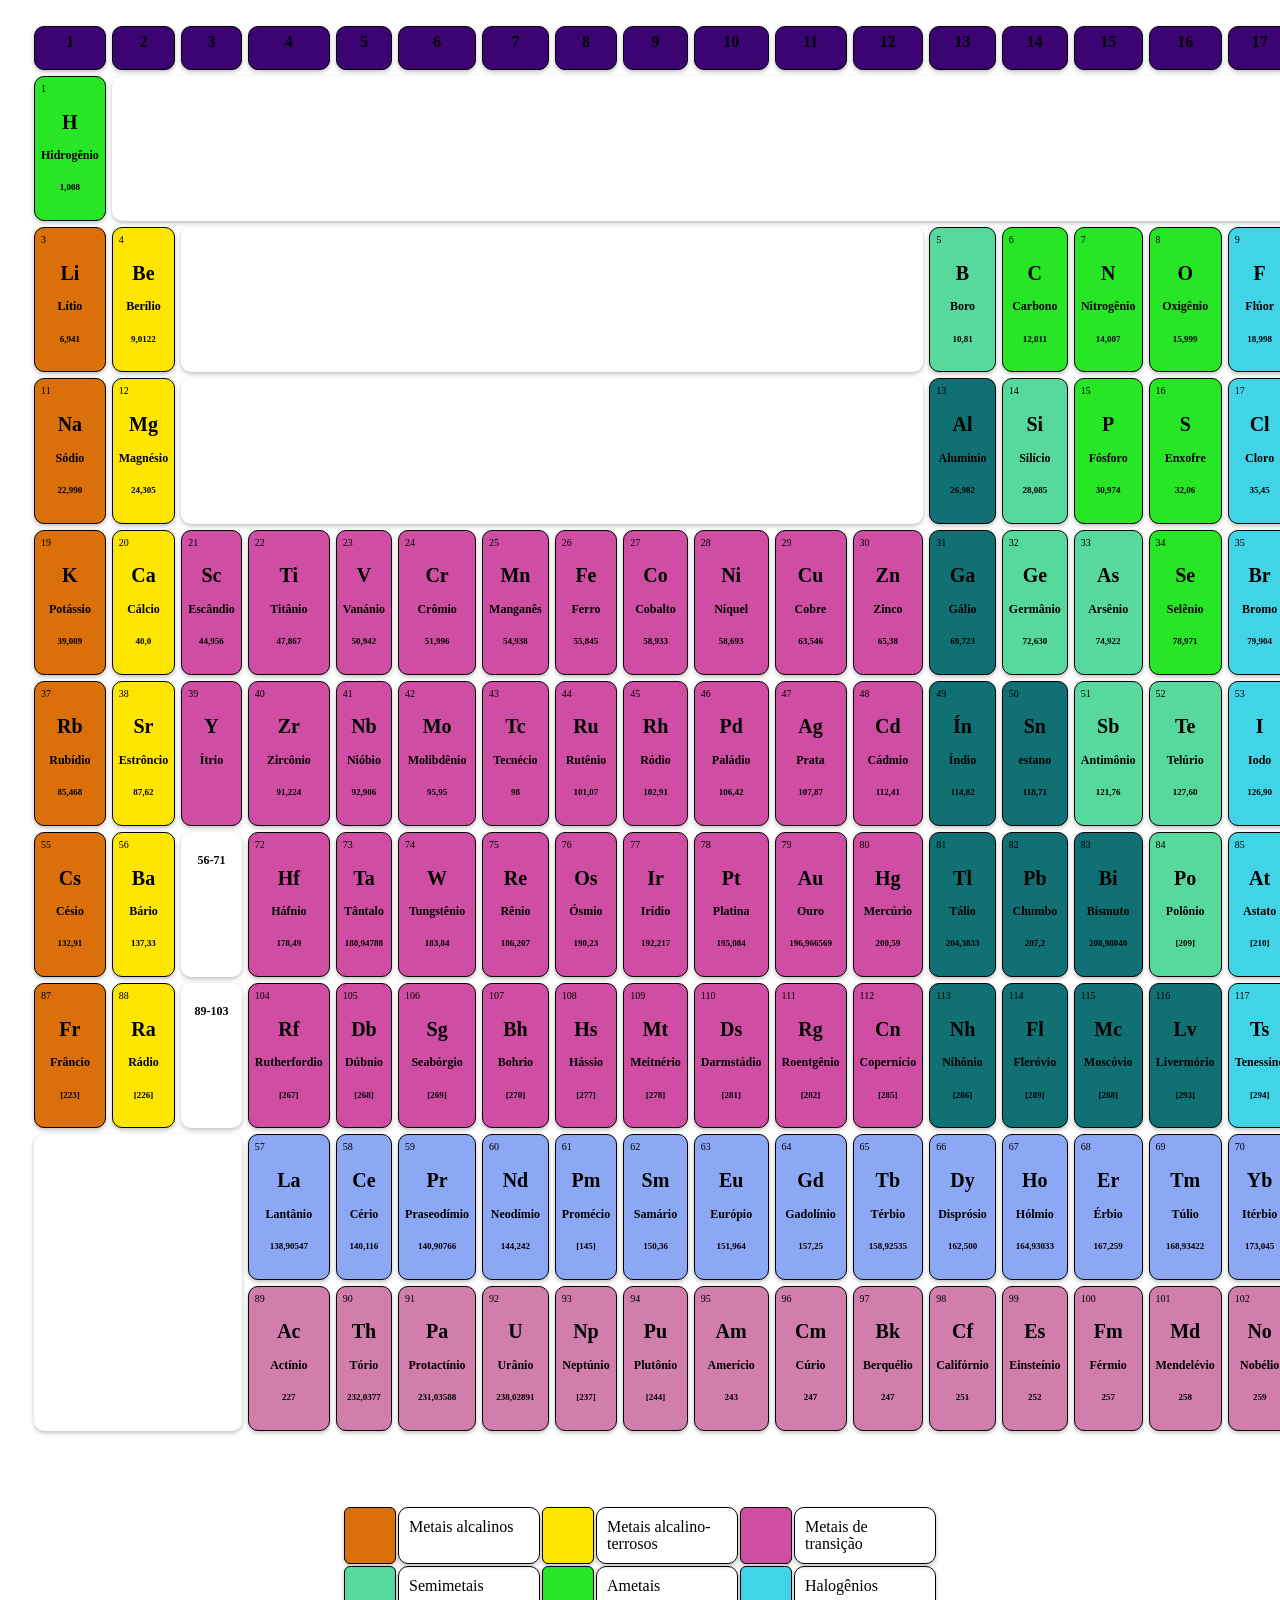
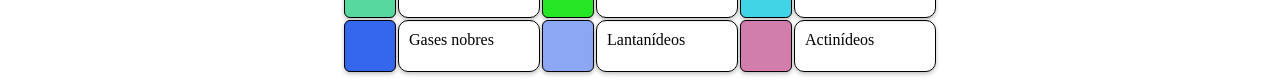
<file: index.html>
<!DOCTYPE html>
<html lang="pt-br">
<head>
    <meta charset="UTF-8">
    <meta name="viewport" content="width=device-width, initial-scale=1.0">
    <title>Documento</title>
    <link rel="stylesheet" href="Tab2.css">
</head>
<body>
    <table class="tabela">
        <tr class="grupos">
            <td>1</td>
            <td>2</td>
            <td>3</td>
            <td>4</td>
            <td>5</td>
            <td>6</td>
            <td>7</td>
            <td>8</td>
            <td>9</td>
            <td>10</td>
            <td>11</td>
            <td>12</td>
            <td>13</td>
            <td>14</td>
            <td>15</td>
            <td>16</td>
            <td>17</td>
            <td>18</td>
    </tr>
        <tr>
            
            <td class="ametal">
                <div class="numero">1</div>
                <h2 class="simbolo">H</h2>
                <h4 class="nome">Hidrogênio</h4>
                <h6 class="massa">1,008</h6>
                
            </td>
            <td class="ooo" colspan="16"></td>
            <td class="gas-nobre">
                <div class="numero">2</div>
                <h2 class="simbolo">He</h2>
                <h4 class="nome">Hélio</h4>
                <h6 class="massa">4.0026</h6>
                
            </td>
        </tr>
        <tr>
            <td class="metal-alcalino">
                <div class="numero">3</div>
                <h2 class="simbolo">Li</h2>
                <h4 class="nome">Lítio</h4>
                <h6 class="massa">6,941</h6>
                
            </td>
            <td class="metal-alcalino-terroso">
                <div class="numero">4</div>
                <h2 class="simbolo">Be</h2>
                <h4 class="nome">Berílio</h4>
                <h6 class="massa">9,0122</h6>
                
            </td>
            <td class="ooo" colspan="10"></td>
            <td class="semimetal">
                <div class="numero">5</div>
                <h2 class="simbolo">B</h2>
                <h4 class="nome">Boro</h4>
                <h6 class="massa">10,81</h6>
            
            </td>
            <td class="ametal">
                <div class="numero">6</div>
                <h2 class="simbolo">C</h2>
                <h4 class="nome">Carbono</h4>
                <h6 class="massa">12,011</h6>
                
            </td>
            <td class="ametal">
                <div class="numero">7</div>
                <h2 class="simbolo">N</h2>
                <h4 class="nome">Nitrogênio</h4>
                <h6 class="massa">14,007</h6>
                
            </td>
            <td class="ametal">
                <div class="numero">8</div>
                <h2 class="simbolo">O</h2>
                <h4 class="nome">Oxigênio</h4>
                <h6 class="massa">15,999</h6>
                
            </td>
            <td class="halogenio">
                <div class="numero">9</div>
                <h2 class="simbolo">F</h2>
                <h4 class="nome">Flúor</h4>
                <h6 class="massa">18,998</h6>
                
            </td>
            <td class="gas-nobre">
                <div class="numero">10</div>
                <h2 class="simbolo">Ne</h2>
                <h4 class="nome">Neônio</h4>
                <h6 class="massa">20,180</h6>
                
            </td>
            
        </tr>
        <tr>
            <td class="metal-alcalino">
                <div class="numero">11</div>
                <h2 class="simbolo">Na</h2>
                <h4 class="nome">Sódio</h4>
                <h6 class="massa">22,990</h6>
                
            </td>
            <td class="metal-alcalino-terroso">
                <div class="numero">12</div>
                <h2 class="simbolo">Mg</h2>
                <h4 class="nome">Magnésio</h4>
                <h6 class="massa">24,305</h6>
                
            </td>
            <td class="ooo" colspan="10"></td>
            <td class="outros-metais">
                <div class="numero">13</div>
                <h2 class="simbolo">Al</h2>
                <h4 class="nome">Aluminio</h4>
                <h6 class="massa">26,982</h6>
                
            </td>
            <td class="semimetal">
                <div class="numero">14</div>
                <h2 class="simbolo">Si</h2>
                <h4 class="nome">Silício</h4>
                <h6 class="massa">28,085</h6>
                
            </td>
            <td class="ametal">
                <div class="numero">15</div>
                <h2 class="simbolo">P</h2>
                <h4 class="nome">Fósforo</h4>
                <h6 class="massa">30,974</h6>
                
            </td>
            <td class="ametal">
                <div class="numero">16</div>
                <h2 class="simbolo">S</h2>
                <h4 class="nome">Enxofre</h4>
                <h6 class="massa">32,06</h6>
                
            </td>
            <td class="halogenio">
                <div class="numero">17</div>
                <h2 class="simbolo">Cl</h2>
                <h4 class="nome">Cloro</h4>
                <h6 class="massa">35,45</h6>
                
            </td>
            <td class="gas-nobre">
                <div class="numero">18</div>
                <h2 class="simbolo">Ar</h2>
                <h4 class="nome">Argônio</h4>
                <h6 class="massa">39,948</h6>
                
            </td>
            
        </tr>
        <tr>
            <td class="metal-alcalino">
                <div class="numero">19</div>
                <h2 class="simbolo">K</h2>
                <h4 class="nome">Potássio</h4>
                <h6 class="massa">39,089</h6>
                
            </td>
            <td class="metal-alcalino-terroso">
                <div class="numero">20</div>
                <h2 class="simbolo">Ca</h2>
                <h4 class="nome">Cálcio</h4>
                <h6 class="massa">40,0</h6>
                
            </td>
            <td class="metal-transicao">
                <div class="numero">21</div>
                <h2 class="simbolo">Sc</h2>
                <h4 class="nome">Escândio</h4>
                <h6 class="massa">44,956</h6>
                
            </td>
            <td class="metal-transicao">
                <div class="numero">22</div>
                <h2 class="simbolo">Ti</h2>
                <h4 class="nome">Titânio</h4>
                <h6 class="massa">47,867</h6>
                
            </td>
            <td class="metal-transicao">
                <div class="numero">23</div>
                <h2 class="simbolo">V</h2>
                <h4 class="nome">Vanánio</h4>
                <h6 class="massa">50,942</h6>
                
            </td>
            <td class="metal-transicao">
                <div class="numero">24</div>
                <h2 class="simbolo">Cr</h2>
                <h4 class="nome">Crômio</h4>
                <h6 class="massa">51,996</h6>
                
            </td>
            <td class="metal-transicao">
                <div class="numero">25</div>
                <h2 class="simbolo">Mn</h2>
                <h4 class="nome">Manganês</h4>
                <h6 class="massa">54,938</h6>
                
            </td>
            <td class="metal-transicao">
                <div class="numero">26</div>
                <h2 class="simbolo">Fe</h2>
                <h4 class="nome">Ferro</h4>
                <h6 class="massa">55,845</h6>
                
            </td>
            <td class="metal-transicao">
                <div class="numero">27</div>
                <h2 class="simbolo">Co</h2>
                <h4 class="nome">Cobalto</h4>
                <h6 class="massa">58,933</h6>
                
            </td>
            <td class="metal-transicao">
                <div class="numero">28</div>
                <h2 class="simbolo">Ni</h2>
                <h4 class="nome">Níquel</h4>
                <h6 class="massa">58,693</h6>
                
            </td>
            <td class="metal-transicao">
                <div class="numero">29</div>
                <h2 class="simbolo">Cu</h2>
                <h4 class="nome">Cobre</h4>
                <h6 class="massa">63,546</h6>
                
            </td>
            <td class="metal-transicao">
                <div class="numero">30</div>
                <h2 class="simbolo">Zn</h2>
                <h4 class="nome">Zinco</h4>
                <h6 class="massa">65,38</h6>
                
            </td>
            <td class="outros-metais">
                <div class="numero">31</div>
                <h2 class="simbolo">Ga</h2>
                <h4 class="nome">Gálio</h4>
                <h6 class="massa">69,723</h6>
                
            </td>
            <td class="semimetal">
                <div class="numero">32</div>
                <h2 class="simbolo">Ge</h2>
                <h4 class="nome">Germânio</h4>
                <h6 class="massa">72,630</h6>
                
            </td>
            <td class="semimetal">
                <div class="numero">33</div>
                <h2 class="simbolo">As</h2>
                <h4 class="nome">Arsênio</h4>
                <h6 class="massa">74,922</h6>
                
            </td>
            <td class="ametal">
                <div class="numero">34</div>
                <h2 class="simbolo">Se</h2>
                <h4 class="nome">Selênio</h4>
                <h6 class="massa">78,971</h6>
                
            </td>
            <td class="halogenio">
                <div class="numero">35</div>
                <h2 class="simbolo">Br</h2>
                <h4 class="nome">Bromo</h4>
                <h6 class="massa">79,904</h6>
                
            </td>
            <td class="gas-nobre">
                <div class="numero">36</div>
                <h2 class="simbolo">Kr</h2>
                <h4 class="nome">Criptônio</h4>
                <h6 class="massa">83,798</h6>
                
            </td>
        </tr>
        <tr>
            <td class="metal-alcalino">
                <div class="numero">37</div>
                <h2 class="simbolo">Rb</h2>
                <h4 class="nome">Rubídio</h4>
                <h6 class="massa">85,468</h6>
                
            </td>
            <td class="metal-alcalino-terroso">
                <div class="numero">38</div>
                <h2 class="simbolo">Sr</h2>
                <h4 class="nome">Estrôncio</h4>
                <h6 class="massa">87,62</h6>
                
            </td>
            <td class="metal-transicao">
                <div class="numero">39</div>
                <h2 class="simbolo">Y</h2>
                <h4 class="nome">Ítrio</h4>
                <h6 class="massa"></h6>
                
            </td>
            <td class="metal-transicao">
                <div class="numero">40</div>
                <h2 class="simbolo">Zr</h2>
                <h4 class="nome">Zircônio</h4>
                <h6 class="massa">91,224</h6>
                
            </td>
            <td class="metal-transicao">
                <div class="numero">41</div>
                <h2 class="simbolo">Nb</h2>
                <h4 class="nome">Nióbio</h4>
                <h6 class="massa">92,906</h6>
                
            </td>
            <td class="metal-transicao">
                <div class="numero">42</div>
                <h2 class="simbolo">Mo</h2>
                <h4 class="nome">Molibdênio</h4>
                <h6 class="massa">95,95</h6>
                
            </td>
            <td class="metal-transicao">
                <div class="numero">43</div>
                <h2 class="simbolo">Tc</h2>
                <h4 class="nome">Tecnécio</h4>
                <h6 class="massa">98</h6>
                
            </td>
            <td class="metal-transicao">
                <div class="numero">44</div>
                <h2 class="simbolo">Ru</h2>
                <h4 class="nome">Rutênio</h4>
                <h6 class="massa">101,07</h6>
                
            </td>
            <td class="metal-transicao">
                <div class="numero">45</div>
                <h2 class="simbolo">Rh</h2>
                <h4 class="nome">Ródio</h4>
                <h6 class="massa">102,91</h6>
                
            </td>
            <td class="metal-transicao">
                <div class="numero">46</div>
                <h2 class="simbolo">Pd</h2>
                <h4 class="nome">Paládio</h4>
                <h6 class="massa">106,42</h6>
                
            </td>
            <td class="metal-transicao">
                <div class="numero">47</div>
                <h2 class="simbolo">Ag</h2>
                <h4 class="nome">Prata</h4>
                <h6 class="massa">107,87</h6>
                
            </td>
            <td class="metal-transicao">
                <div class="numero">48</div>
                <h2 class="simbolo">Cd</h2>
                <h4 class="nome">Cádmio</h4>
                <h6 class="massa">112,41</h6>
                
            </td>
            <td class="outros-metais">
                <div class="numero">49</div>
                <h2 class="simbolo">Ín</h2>
                <h4 class="nome">Índio</h4>
                <h6 class="massa">114,82</h6>
                
            </td>
            <td class="outros-metais">
                <div class="numero">50</div>
                <h2 class="simbolo">Sn</h2>
                <h4 class="nome">estano</h4>
                <h6 class="massa">118,71</h6>
                
            </td>
            <td class="semimetal">
                <div class="numero">51</div>
                <h2 class="simbolo">Sb</h2>
                <h4 class="nome">Antimônio</h4>
                <h6 class="massa">121,76</h6>
                
            </td>
            <td class="semimetal">
                <div class="numero">52</div>
                <h2 class="simbolo">Te</h2>
                <h4 class="nome">Telúrio</h4>
                <h6 class="massa">127,60</h6>
                
            </td>
            <td class="halogenio">
                <div class="numero">53</div>
                <h2 class="simbolo">I</h2>
                <h4 class="nome">Iodo</h4>
                <h6 class="massa">126,90</h6>
                
            </td>
            <td class="gas-nobre">
                <div class="numero">54</div>
                <h2 class="simbolo">Xe</h2>
                <h4 class="nome">Xenônio</h4>
                <h6 class="massa">131,29</h6>
                
            </td>
        </tr>
        <tr>
            <td class="metal-alcalino">
                <div class="numero">55</div>
                <h2 class="simbolo">Cs</h2>
                <h4 class="nome">Césio</h4>
                <h6 class="massa">132,91</h6>
                
            </td>
            <td class="metal-alcalino-terroso">
                <div class="numero">56</div>    
                <h2 class="simbolo">Ba</h2>
                <h4 class="nome">Bário</h4>
                <h6 class="massa">137,33</h6>
                
            </td>
            <td class="ooo" colspan="1">
                <h4 class="nome">56-71</h4>
            </td>
            
                <td class="metal-transicao">
                <div class="numero">72</div>
                <h2 class="simbolo">Hf</h2>
                <h4 class="nome">Háfnio</h4>
                <h6 class="massa">178,49</h6>
                
            </td>
            <td class="metal-transicao">
                <div class="numero">73</div>
                <h2 class="simbolo">Ta</h2>
                <h4 class="nome">Tântalo</h4>
                <h6 class="massa">180,94788</h6>
                
            </td>
            <td class="metal-transicao">
                <div class="numero">74</div>
                <h2 class="simbolo">W</h2>
                <h4 class="nome">Tungstênio</h4>
                <h6 class="massa">183,84</h6>
                
            </td>
            <td class="metal-transicao">
                <div class="numero">75</div>
                <h2 class="simbolo">Re</h2>
                <h4 class="nome">Rênio</h4>
                <h6 class="massa">186,207</h6>
                
            </td>
            <td class="metal-transicao">
                <div class="numero">76</div>
                <h2 class="simbolo">Os</h2>
                <h4 class="nome">Ósmio</h4>
                <h6 class="massa">190,23</h6>
                
            </td>
                <td class="metal-transicao">
                <div class="numero">77</div>
                <h2 class="simbolo">Ir</h2>
                <h4 class="nome">Irídio</h4>
                <h6 class="massa">192,217</h6>
                
            </td>
            <td class="metal-transicao">
                <div class="numero">78</div>
                <h2 class="simbolo">Pt</h2>
                <h4 class="nome">Platina</h4>
                <h6 class="massa">195,084</h6>
                
            </td>
            <td class="metal-transicao">
                <div class="numero">79</div>
                <h2 class="simbolo">Au</h2>
                <h4 class="nome">Ouro</h4>
                <h6 class="massa">196,966569</h6>
                
            </td>
            <td class="metal-transicao">
                <div class="numero">80</div>
                <h2 class="simbolo">Hg</h2>
                <h4 class="nome">Mercúrio</h4>
                <h6 class="massa">200,59</h6>
                
            </td>
            <td class="outros-metais">
                <div class="numero">81</div>
                <h2 class="simbolo">Tl</h2>
                <h4 class="nome">Tálio</h4>
                <h6 class="massa">204,3833</h6>
                
            </td>
            <td class="outros-metais">
                <div class="numero">82</div>
                <h2 class="simbolo">Pb</h2>
                <h4 class="nome">Chumbo</h4>
                <h6 class="massa">207,2</h6>
                
            </td>
            <td class="outros-metais">
                <div class="numero">83</div>
                <h2 class="simbolo">Bi</h2>
                <h4 class="nome">Bismuto</h4>
                <h6 class="massa">208,98040</h6>
                
            </td>
            <td class="semimetal">
                <div class="numero">84</div>
                <h2 class="simbolo">Po</h2>
                <h4 class="nome">Polônio</h4>
                <h6 class="massa">[209]</h6>
                
            </td>
            <td class="halogenio">
                <div class="numero">85</div>
                <h2 class="simbolo">At</h2>
                <h4 class="nome">Astato</h4>
                <h6 class="massa">[210]</h6>
                
            </td>
            <td class="gas-nobre">
                <div class="numero">86</div>
                <h2 class="simbolo">Rn</h2>
                <h4 class="nome">Radônio</h4>
                <h6 class="massa">222</h6>
                
            </td>
        </tr>
        <tr>
            <td class="metal-alcalino">
                <div class="numero">87</div>
                <h2 class="simbolo">Fr</h2>
                <h4 class="nome">Frâncio</h4>
                <h6 class="massa">[223]</h6>
                
            </td>
            <td class="metal-alcalino-terroso">
                <div class="numero">88</div>
                <h2 class="simbolo">Ra</h2>
                <h4 class="nome">Rádio</h4>
                <h6 class="massa">[226]</h6>
                
            </td>
            <td class="ooo" colspan="1">
                <h4 class="nome">89-103</h4>
            </td>
            <td class="metal-transicao">
            <div class="numero">104</div>
                <h2 class="simbolo">Rf</h2>
                <h4 class="nome">Rutherfordio</h4>
                <h6 class="massa">[267]</h6>
                
            </td>
            <td class="metal-transicao">
                <div class="numero">105</div>
                <h2 class="simbolo">Db</h2>
                <h4 class="nome">Dúbnio</h4>
                <h6 class="massa">[268]</h6>
                
            </td>
            <td class="metal-transicao">
                <div class="numero">106</div>
                <h2 class="simbolo">Sg</h2>
                <h4 class="nome">Seabórgio</h4>
                <h6 class="massa">[269]</h6>
                
            </td>
            <td class="metal-transicao">
                <div class="numero">107</div>
                <h2 class="simbolo">Bh</h2>
                <h4 class="nome">Bohrio</h4>
                <h6 class="massa">[270]</h6>
                
            </td>
            <td class="metal-transicao">
                <div class="numero">108</div>
                <h2 class="simbolo">Hs</h2>
                <h4 class="nome">Hássio</h4>
                <h6 class="massa">[277]</h6>
                
            </td>
            <td class="metal-transicao">
                <div class="numero">109</div>
                <h2 class="simbolo">Mt</h2>
                <h4 class="nome">Meitnério</h4>
                <h6 class="massa">[278]</h6>
                
            </td>
            <td class="metal-transicao">
                <div class="numero">110</div>
                <h2 class="simbolo">Ds</h2>
                <h4 class="nome">Darmstádio</h4>
                <h6 class="massa">[281]</h6>
                
            </td>
            <td class="metal-transicao">
                <div class="numero">111</div>
                <h2 class="simbolo">Rg</h2>
                <h4 class="nome">Roentgênio</h4>
                <h6 class="massa">[282]</h6>
                
            </td>
             <td class="metal-transicao">
                <div class="numero">112</div>
                <h2 class="simbolo">Cn</h2>
                <h4 class="nome">Copernício</h4>
                <h6 class="massa">[285]</h6>
                
            </td>
            <td class="outros-metais">
                <div class="numero">113</div>
                <h2 class="simbolo">Nh</h2>
                <h4 class="nome">Nihônio</h4>
                <h6 class="massa">[286]</h6>
                
            </td>
            <td class="outros-metais">
                <div class="numero">114</div>
                <h2 class="simbolo">Fl</h2>
                <h4 class="nome">Fleróvio</h4>
                <h6 class="massa">[289]</h6>
                
            </td>
                <td class="outros-metais">
                <div class="numero">115</div>
                <h2 class="simbolo">Mc</h2>
                <h4 class="nome">Moscóvio</h4>
                <h6 class="massa">[288]</h6>
                
            </td>
            <td class="outros-metais">
                <div class="numero">116</div>
                <h2 class="simbolo">Lv</h2>
                <h4 class="nome">Livermório</h4>
                <h6 class="massa">[293]</h6>
                
            </td>
            <td class="halogenio">
                <div class="numero">117</div>
                <h2 class="simbolo">Ts</h2>
                <h4 class="nome">Tenessino</h4>
                <h6 class="massa">[294]</h6>
                
            </td>
             <td class="gas-nobre">
                <div class="numero">118</div>
                <h2 class="simbolo">Og</h2>
                <h4 class="nome">Oganessônio</h4>
                <h6 class="massa">[294]</h6>
                
            </td>
        </tr>
        <tr>
            <td class="ooo"  colspan="3" rowspan="2">
                <div class="numero"></div>
                <h2 class="simbolo"></h2>
                <h4 class="nome"></h4>
                <h6 class="massa"></h6>
            </td>
            
            <td class="lantanideos">
                <div class="numero">57</div>
                <h2 class="simbolo">La</h2>
                <h4 class="nome">Lantânio</h4>
                <h6 class="massa">138,90547</h6>
                
            </td>
            <td class="lantanideos">
                <div class="numero">58</div>
                <h2 class="simbolo">Ce</h2>
                <h4 class="nome">Cério</h4>
                <h6 class="massa">140,116</h6>
                
            </td>
            <td class="lantanideos">
                <div class="numero">59</div>
                <h2 class="simbolo">Pr</h2>
                <h4 class="nome">Praseodímio</h4>
                <h6 class="massa">140,90766</h6>
                
            </td>
            <td class="lantanideos">
                <div class="numero">60</div>
                <h2 class="simbolo">Nd</h2>
                <h4 class="nome">Neodímio</h4>
                <h6 class="massa">144,242</h6>
                
            </td>
            <td class="lantanideos">
                <div class="numero">61</div>
                <h2 class="simbolo">Pm</h2>
                <h4 class="nome">Promécio</h4>
                <h6 class="massa">[145]</h6>
                
            </td>
            <td class="lantanideos">
                <div class="numero">62</div>
                <h2 class="simbolo">Sm</h2>
                <h4 class="nome">Samário</h4>
                <h6 class="massa">150,36</h6>
                
            </td>
            <td class="lantanideos">
                <div class="numero">63</div>
                <h2 class="simbolo">Eu</h2>
                <h4 class="nome">Európio</h4>
                <h6 class="massa">151,964</h6>
                
            </td>
            <td class="lantanideos">
                <div class="numero">64</div>
                <h2 class="simbolo">Gd</h2>
                <h4 class="nome">Gadolínio</h4>
                <h6 class="massa">157,25</h6>
                
            </td>
            <td class="lantanideos">
                <div class="numero">65</div>
                <h2 class="simbolo">Tb</h2>
                <h4 class="nome">Térbio</h4>
                <h6 class="massa">158,92535</h6>
                
            </td>
            <td class="lantanideos">
                <div class="numero">66</div>
                <h2 class="simbolo">Dy</h2>
                <h4 class="nome">Disprósio</h4>
                <h6 class="massa">162,500</h6>
                
            </td>
            <td class="lantanideos">
                <div class="numero">67</div>
                <h2 class="simbolo">Ho</h2>
                <h4 class="nome">Hólmio</h4>
                <h6 class="massa">164,93033</h6>
                
            </td>
            <td class="lantanideos">
                <div class="numero">68</div>
                <h2 class="simbolo">Er</h2>
                <h4 class="nome">Érbio</h4>
                <h6 class="massa">167,259</h6>
                
            </td>
            <td class="lantanideos">
                <div class="numero">69</div>
                <h2 class="simbolo">Tm</h2>
                <h4 class="nome">Túlio</h4>
                <h6 class="massa">168,93422</h6>
                
            </td>
            <td class="lantanideos">
                <div class="numero">70</div>
                <h2 class="simbolo">Yb</h2>
                <h4 class="nome">Itérbio</h4>
                <h6 class="massa">173,045</h6>
                
            </td>
            <td class="lantanideos">
                <div class="numero">71</div>
                <h2 class="simbolo">Lu</h2>
                <h4 class="nome">Lutécio</h4>
                <h6 class="massa">174,9668</h6>
                
            </td>
        </tr>
        <tr>
            <td class="actinideos">
                <div class="numero">89</div>
                <h2 class="simbolo">Ac</h2>
                <h4 class="nome">Actínio</h4>
                <h6 class="massa">227</h6>
                
            </td>
            <td class="actinideos">
                <div class="numero">90</div>
                <h2 class="simbolo">Th</h2>
                <h4 class="nome">Tório</h4>
                <h6 class="massa">232,0377</h6>
                
            </td>
            <td class="actinideos">
            <div class="numero">91</div>
                <h2 class="simbolo">Pa</h2>
                <h4 class="nome">Protactínio</h4>
                <h6 class="massa">231,03588</h6>
                
            </td>
            <td class="actinideos">
                <div class="numero">92</div>
                <h2 class="simbolo">U</h2>
                <h4 class="nome">Urânio</h4>
                <h6 class="massa">238,02891</h6>
                
            </td>
            <td class="actinideos">
                <div class="numero">93</div>
                <h2 class="simbolo">Np</h2>
                <h4 class="nome">Neptúnio</h4>
                <h6 class="massa">[237]</h6>
                
            </td>
            <td class="actinideos">
                <div class="numero">94</div>
                <h2 class="simbolo">Pu</h2>
                <h4 class="nome">Plutônio</h4>
                <h6 class="massa">[244]</h6>
                
            </td>
            <td class="actinideos">
                <div class="numero">95</div>
                <h2 class="simbolo">Am</h2>
                <h4 class="nome">Amerício</h4>
                <h6 class="massa">243</h6>
                
            </td>
            <td class="actinideos">
                <div class="numero">96</div>
                <h2 class="simbolo">Cm</h2>
                <h4 class="nome">Cúrio</h4>
                <h6 class="massa">247</h6>
                
            </td>
            <td class="actinideos">
                <div class="numero">97</div>
                <h2 class="simbolo">Bk</h2>
                <h4 class="nome">Berquélio</h4>
                <h6 class="massa">247</h6>
                
            </td>
            <td class="actinideos">
                <div class="numero">98</div>
                <h2 class="simbolo">Cf</h2>
                <h4 class="nome">Califórnio</h4>
                <h6 class="massa">251</h6>
                
            </td>
            <td class="actinideos">
                <div class="numero">99</div>
                <h2 class="simbolo">Es</h2>
                <h4 class="nome">Einsteínio</h4>
                <h6 class="massa">252</h6>
                
            </td>
                <td class="actinideos">
                <div class="numero">100</div>
                <h2 class="simbolo">Fm</h2>
                <h4 class="nome">Férmio</h4>
                <h6 class="massa">257</h6>
                
            </td>
            <td class="actinideos">
                <div class="numero">101</div>
                <h2 class="simbolo">Md</h2>
                <h4 class="nome">Mendelévio</h4>
                <h6 class="massa">258</h6>
                
            </td>
            <td class="actinideos">
                <div class="numero">102</div>
                <h2 class="simbolo">No</h2>
                <h4 class="nome">Nobélio</h4>
                <h6 class="massa">259</h6>
                
            </td>
            <td class="actinideos">
                <div class="numero">103</div>
                <h2 class="simbolo">Lr</h2>
                <h4 class="nome">Laurêncio</h4>
                <h6 class="massa">[262]</h6>
                
            </td>
        </tr>
    </table>
    <br>

    <table class="legenda">

        <tr>
            <td class="metal-alcalino"></td>
            <td>Metais alcalinos</td>

            <td class="metal-alcalino-terroso"></td>
            <td>Metais alcalino-terrosos</td>

            <td class="metal-transicao"></td>
            <td>Metais de transição</td>
        </tr>

        <tr>
            <td class="semimetal"></td>
            <td>Semimetais</td>

            <td class="ametal"></td>
            <td>Ametais</td>

            <td class="halogenio"></td>
            <td>Halogênios</td>
        </tr>

            <tr>
            <td class="gas-nobre"></td>
            <td>Gases nobres</td>

            <td class="lantanideos"></td>
            <td>Lantanídeos</td>

            <td class="actinideos"></td>
            <td>Actinídeos</td>
        </tr>

    </table>
</body>
</html>
</file>
<file: Tab2.css>
.ooo{
    border: 0px solid white;
    pointer-events: none;

}
.ooo:hover{
transform:none !important;
box-shadow:none !important;
background:transparent !important;
}
.tabela{

border-collapse: separate;
border-spacing: 6px;
margin: 10px;
padding: 10px;
box-sizing: border-box;
overflow: hidden;
}
.grupos td{
   
height:30px;
text-align:center;
font-weight:bold;
background:#3c0372;
}

td{
width:80px;
height:80px;
padding: 6px;
vertical-align:top;
line-height:1.1;
border-spacing: 2px;
border-radius: 10px;
overflow: hidden;
border:1px solid black;
box-shadow: 0px 2px 4px rgba(0,0,0,0.25);
transition: transform 0.25s, box-shadow 0.25s;
}

.numero{
font-size:10px;
display:block;
}

.simbolo{
font-size:20px;
font-weight:bold;
text-align:center;
display:block;
}

.nome{
font-size:12px;
text-align:center;
display:block;
}

.massa{
font-size:9px;
text-align:center;
display:block;
}



.metal-alcalino{
background: rgb(219, 111, 10);
}

.metal-alcalino-terroso{
background:#ffe600;
}

.metal-transicao{
background:#cf4ea4;
}

.semimetal{
background:#57d89c;
}

.ametal{
background:#26e626;
}

.halogenio{
background:#41d4e7;
}

.gas-nobre{
background:#3566ee;
}

.lantanideos{
background-color: #8ca7f3;
}

.actinideos{
background-color: #d17eac;
}

.outros-metais{
background-color: rgb(17, 112, 116);
}
.legenda td{
align-items: center;
padding:10px;
border:1px solid black;
width:40px;
height:20px;
}

.legenda td:nth-child(even){
width:120px;
}
.legenda td:nth-child(odd){
width:30px;
height:30px;
border-radius:6px;
}

td:hover{
background-color: white;
outline: 3px solid transparent;
transform: scale(1.05);
z-index: 2;
position: relative;
box-shadow: 0px 6px 12px rgba(0,0,0,0.35);
}
.legenda{
margin-left: auto;
margin-right: auto;
margin-top: 30px;
}
.legenda td:hover{
transform:none;
filter:none;
}
.tabela td:hover{
transform: scale(1.35);
box-shadow:0px 10px 18px rgba(0,0,0,0.45);
z-index:10;
position:relative;
}
.grupos td:hover{
box-shadow:0px 6px 12px rgba(0,0,0,0.4);
transform: translateY(-2px);
}
</file>
